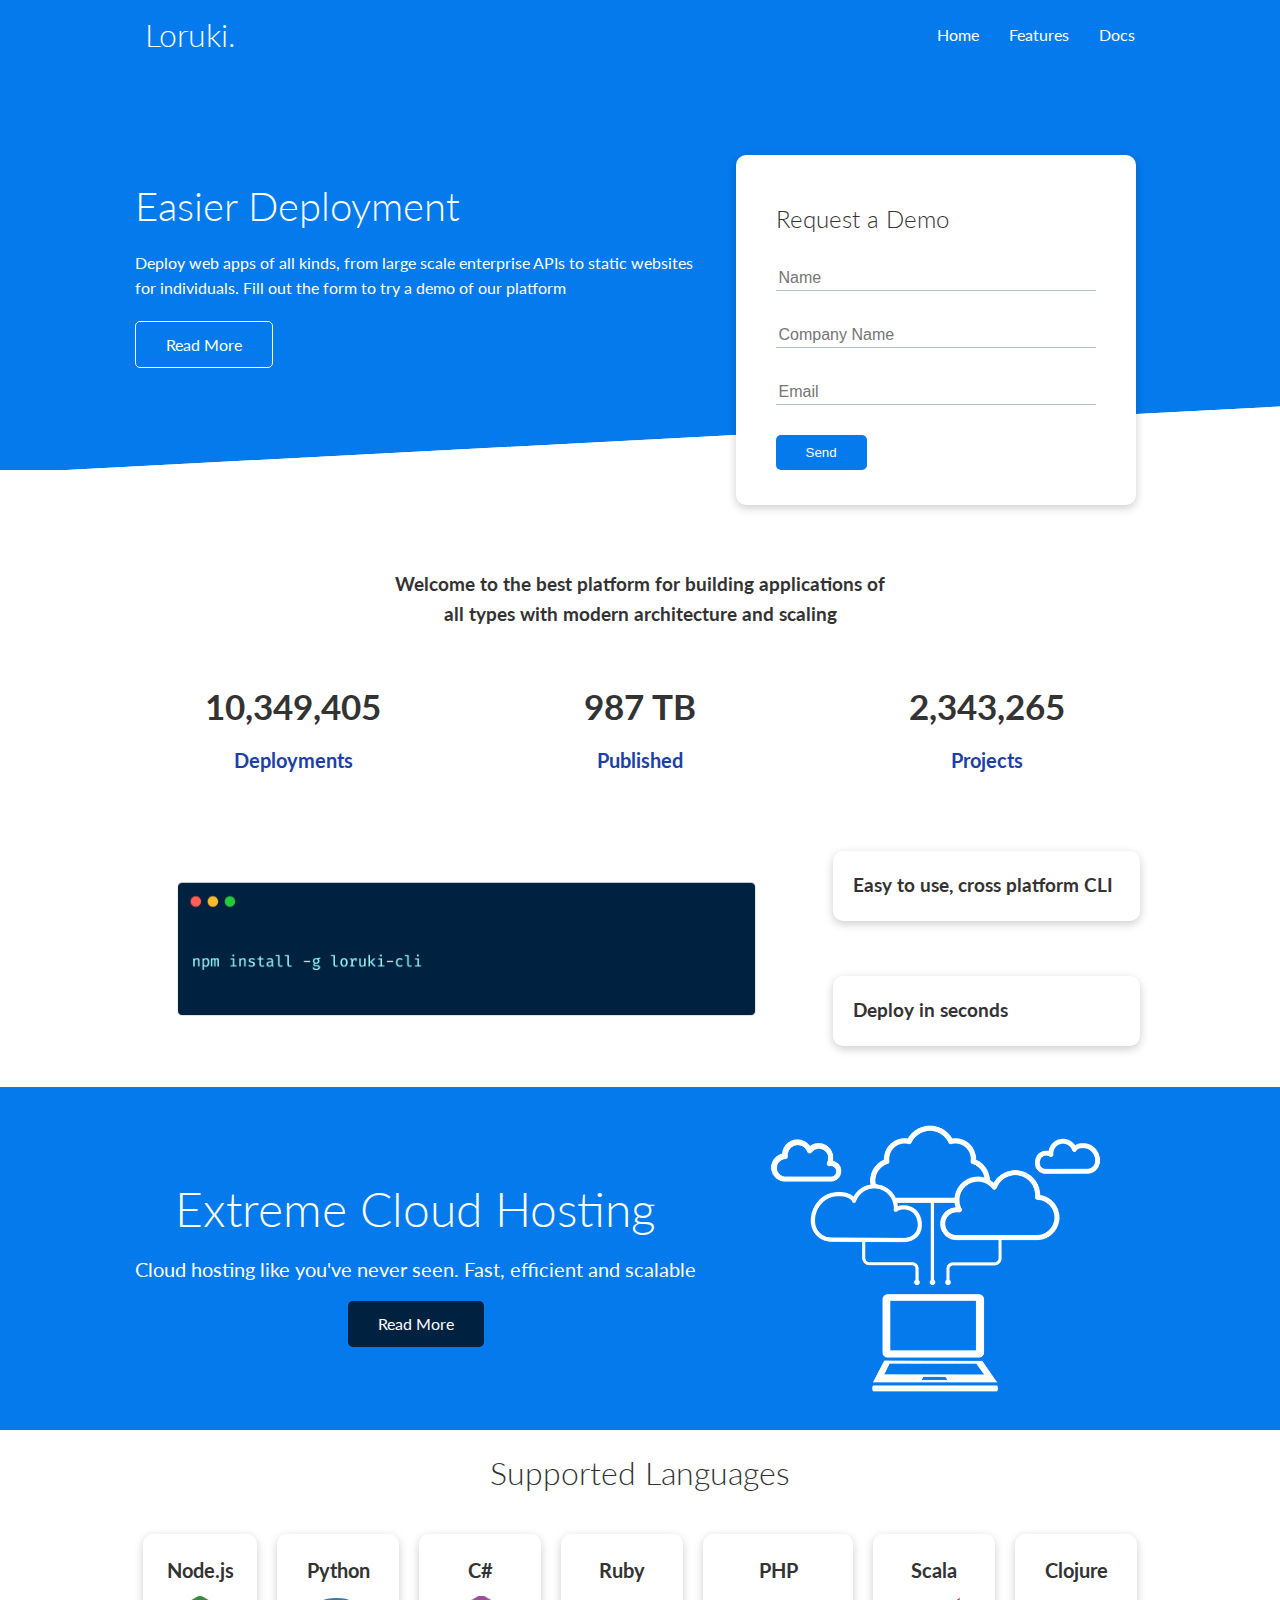
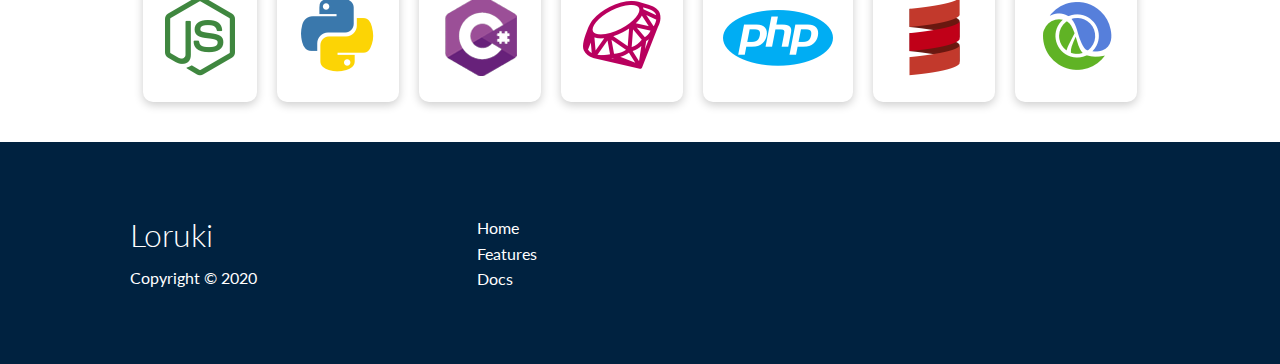
<file: index.html>
<!DOCTYPE html>
<html lang="en">
  <head>
    <meta charset="UTF-8" />
    <meta name="viewport" content="width=device-width, initial-scale=1.0" />
    <link
      rel="stylesheet"
      href="https://cdnjs.cloudflare.com/ajax/libs/font-awesome/5.15.1/css/all.min.css"
      integrity="sha512-+4zCK9k+qNFUR5X+cKL9EIR+ZOhtIloNl9GIKS57V1MyNsYpYcUrUeQc9vNfzsWfV28IaLL3i96P9sdNyeRssA=="
      crossorigin="anonymous"
    />
    <link rel="stylesheet" href="css/utilities.css" />
    <link rel="stylesheet" href="css/style.css" />
    <title>Loruki | Cloud Hosting For Everyone</title>
  </head>

  <body>
    <!-- Navbar -->
    <div class="navbar">
      <div class="container flex">
        <h1 class="logo"><a href="index.html">Loruki.</a></h1>
        <nav>
          <ul>
            <li><a href="index.html">Home</a></li>
            <li><a href="features.html">Features</a></li>
            <li><a href="docs.html">Docs</a></li>
          </ul>
        </nav>
      </div>
    </div>

    <!-- Showcase -->
    <section class="showcase">
      <div class="container grid">
        <div class="showcase-text">
          <h1>Easier Deployment</h1>
          <p>
            Deploy web apps of all kinds, from large scale enterprise APIs to
            static websites for individuals. Fill out the form to try a demo of
            our platform
          </p>
          <a href="features.html" class="btn btn-outline">Read More</a>
        </div>

        <div class="showcase-form card">
          <h2>Request a Demo</h2>
          <form>
            <div class="form-control">
              <input type="text" name="name" placeholder="Name" required />
            </div>
            <div class="form-control">
              <input
                type="text"
                name="company"
                placeholder="Company Name"
                required
              />
            </div>
            <div class="form-control">
              <input type="email" name="email" placeholder="Email" required />
            </div>
            <input type="submit" value="Send" class="btn btn-primary" />
          </form>
        </div>
      </div>
    </section>

    <!-- Stats -->
    <section class="stats">
      <div class="container">
        <h3 class="stats-heading text-center my-1">
          Welcome to the best platform for building applications of all types
          with modern architecture and scaling
        </h3>

        <div class="grid grid-3 text-center my-4">
          <div>
            <i class="fas fa-server fa-3x"></i>
            <h3>10,349,405</h3>
            <p class="text-secondary">Deployments</p>
          </div>
          <div>
            <i class="fas fa-upload fa-3x"></i>
            <h3>987 TB</h3>
            <p class="text-secondary">Published</p>
          </div>
          <div>
            <i class="fas fa-project-diagram fa-3x"></i>
            <h3>2,343,265</h3>
            <p class="text-secondary">Projects</p>
          </div>
        </div>
      </div>
    </section>

    <!-- Cli -->
    <section class="cli">
      <div class="container grid">
        <img src="images/cli.png" alt="" />
        <div class="card">
          <h3>Easy to use, cross platform CLI</h3>
        </div>
        <div class="card">
          <h3>Deploy in seconds</h3>
        </div>
      </div>
    </section>

    <!-- Cloud -->
    <section class="cloud bg-primary my-2 py-2">
      <div class="container grid">
        <div class="text-center">
          <h2 class="lg">Extreme Cloud Hosting</h2>
          <p class="lead my-1">
            Cloud hosting like you've never seen. Fast, efficient and scalable
          </p>
          <a href="features.html" class="btn btn-dark">Read More</a>
        </div>
        <img src="images/cloud.png" alt="" />
      </div>
    </section>

    <!-- Languages -->
    <section class="languages">
      <h2 class="md text-center my-2">Supported Languages</h2>
      <div class="container flex">
        <div class="card">
          <h4>Node.js</h4>
          <img src="images/logos/node.png" alt="" />
        </div>
        <div class="card">
          <h4>Python</h4>
          <img src="images/logos/python.png" alt="" />
        </div>
        <div class="card">
          <h4>C#</h4>
          <img src="images/logos/csharp.png" alt="" />
        </div>
        <div class="card">
          <h4>Ruby</h4>
          <img src="images/logos/ruby.png" alt="" />
        </div>
        <div class="card">
          <h4>PHP</h4>
          <img src="images/logos/php.png" alt="" />
        </div>
        <div class="card">
          <h4>Scala</h4>
          <img src="images/logos/scala.png" alt="" />
        </div>
        <div class="card">
          <h4>Clojure</h4>
          <img src="images/logos/clojure.png" alt="" />
        </div>
      </div>
    </section>

    <!-- Footer -->
    <footer class="footer bg-dark py-5">
      <div class="container grid grid-3">
        <div>
          <h1>Loruki</h1>
          <p>Copyright &copy; 2020</p>
        </div>
        <nav>
          <ul>
            <li><a href="index.html">Home</a></li>
            <li><a href="features.html">Features</a></li>
            <li><a href="docs.html">Docs</a></li>
          </ul>
        </nav>
        <div class="social">
          <a href="#"><i class="fab fa-github fa-2x"></i></a>
          <a href="#"><i class="fab fa-facebook fa-2x"></i></a>
          <a href="#"><i class="fab fa-instagram fa-2x"></i></a>
          <a href="#"><i class="fab fa-twitter fa-2x"></i></a>
        </div>
      </div>
    </footer>
  </body>
</html>
</file>
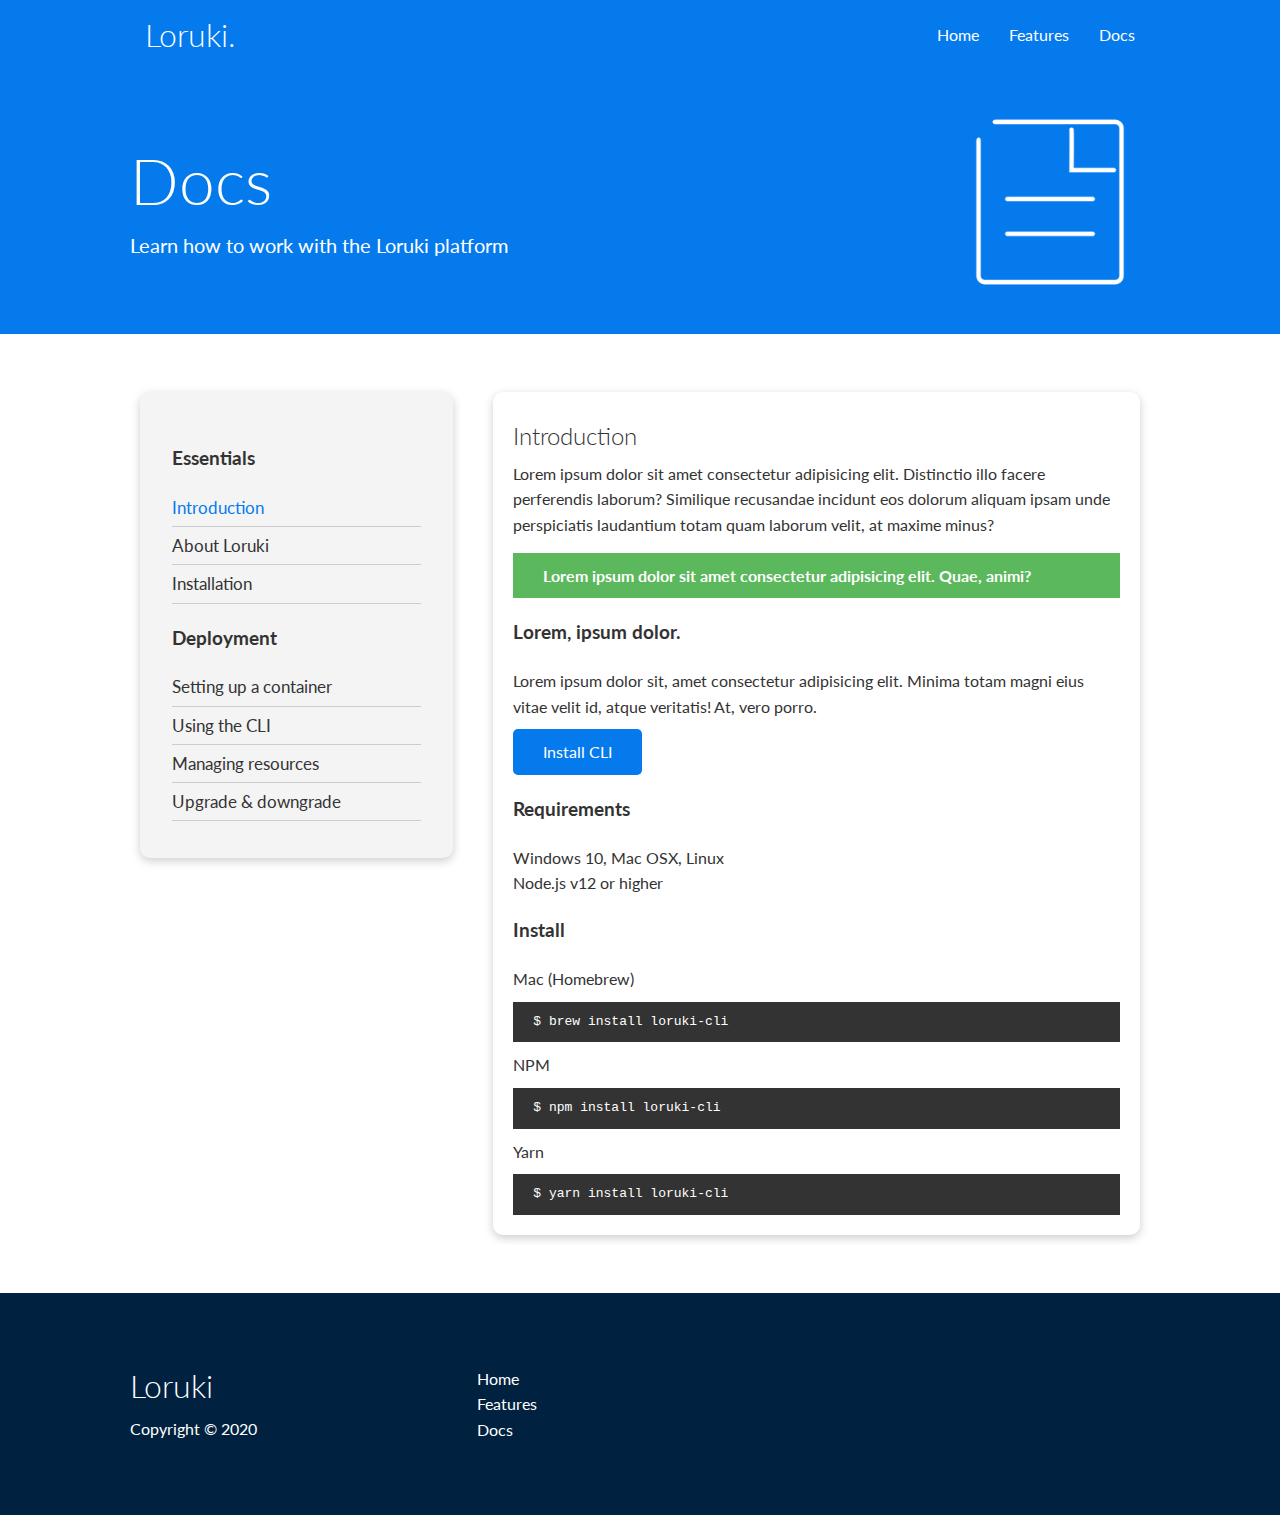
<file: docs.html>
<!DOCTYPE html>
<html lang="en">

<head>
  <meta charset="UTF-8" />
  <meta name="viewport" content="width=device-width, initial-scale=1.0" />
  <link rel="stylesheet" href="https://cdnjs.cloudflare.com/ajax/libs/font-awesome/5.15.1/css/all.min.css"
    integrity="sha512-+4zCK9k+qNFUR5X+cKL9EIR+ZOhtIloNl9GIKS57V1MyNsYpYcUrUeQc9vNfzsWfV28IaLL3i96P9sdNyeRssA=="
    crossorigin="anonymous" />
  <link rel="stylesheet" href="css/utilities.css" />
  <link rel="stylesheet" href="css/style.css" />
  <title>Loruki | Cloud Hosting For Everyone</title>
</head>

<body>
  <!-- Navbar -->
  <div class="navbar">
    <div class="container flex">
      <h1 class="logo"><a href="index.html">Loruki.</a></h1>
      <nav>
        <ul>
          <li><a href="index.html">Home</a></li>
          <li><a href="features.html">Features</a></li>
          <li><a href="docs.html">Docs</a></li>
        </ul>
      </nav>
    </div>
  </div>

  <!-- Head -->
  <section class="docs-head bg-primary py-3">
    <div class="container grid">
      <div>
        <h1 class="xl">Docs</h1>
        <p class="lead">Learn how to work with the Loruki platform</p>
      </div>
      <img src="images/docs.png" alt="" />
    </div>
  </section>

  <!-- Docs main -->
  <section class="docs-main my-4">
    <div class="container grid">
      <div class="card bg-light p-3">
        <h3 class="my-2">Essentials</h3>
        <nav>
          <ul>
            <li><a class="text-primary" href="#">Introduction</a></li>
            <li><a href="#">About Loruki</a></li>
            <li><a href="#">Installation</a></li>
          </ul>
        </nav>

        <h3 class="my-2">Deployment</h3>
        <nav>
          <ul>
            <li><a href="#">Setting up a container</a></li>
            <li><a href="#">Using the CLI</a></li>
            <li><a href="#">Managing resources</a></li>
            <li><a href="#">Upgrade & downgrade</a></li>
          </ul>
        </nav>
      </div>
      <div class="card">
        <h2>Introduction</h2>
        <p>
          Lorem ipsum dolor sit amet consectetur adipisicing elit. Distinctio
          illo facere perferendis laborum? Similique recusandae incidunt eos
          dolorum aliquam ipsam unde perspiciatis laudantium totam quam
          laborum velit, at maxime minus?
        </p>

        <div class="alert alert-success">
          <i class="fas fa-info"></i> Lorem ipsum dolor sit amet consectetur
          adipisicing elit. Quae, animi?
        </div>

        <h3>Lorem, ipsum dolor.</h3>
        <p>
          Lorem ipsum dolor sit, amet consectetur adipisicing elit. Minima
          totam magni eius vitae velit id, atque veritatis! At, vero porro.
        </p>
        <a href="#" class="btn btn-primary">Install CLI</a>

        <h3>Requirements</h3>
        <ul>
          <li>Windows 10, Mac OSX, Linux</li>
          <li>Node.js v12 or higher</li>
        </ul>

        <h3>Install</h3>
        <p>Mac (Homebrew)</p>
        <pre><code>$ brew install loruki-cli</code></pre>
        <p>NPM</p>
        <pre><code>$ npm install loruki-cli</code></pre>
        <p>Yarn</p>
        <pre><code>$ yarn install loruki-cli</code></pre>
      </div>
    </div>
  </section>

  <!-- Footer -->
  <footer class="footer bg-dark py-5">
    <div class="container grid grid-3">
      <div>
        <h1>Loruki
        </h1>
        <p>Copyright &copy; 2020</p>
      </div>
      <nav>
        <ul>
          <li><a href="index.html">Home</a></li>
          <li><a href="features.html">Features</a></li>
          <li><a href="docs.html">Docs</a></li>
        </ul>
      </nav>
      <div class="social">
        <a href="#"><i class="fab fa-github fa-2x"></i></a>
        <a href="#"><i class="fab fa-facebook fa-2x"></i></a>
        <a href="#"><i class="fab fa-instagram fa-2x"></i></a>
        <a href="#"><i class="fab fa-twitter fa-2x"></i></a>
      </div>
    </div>
  </footer>

</body>

</html>
</file>
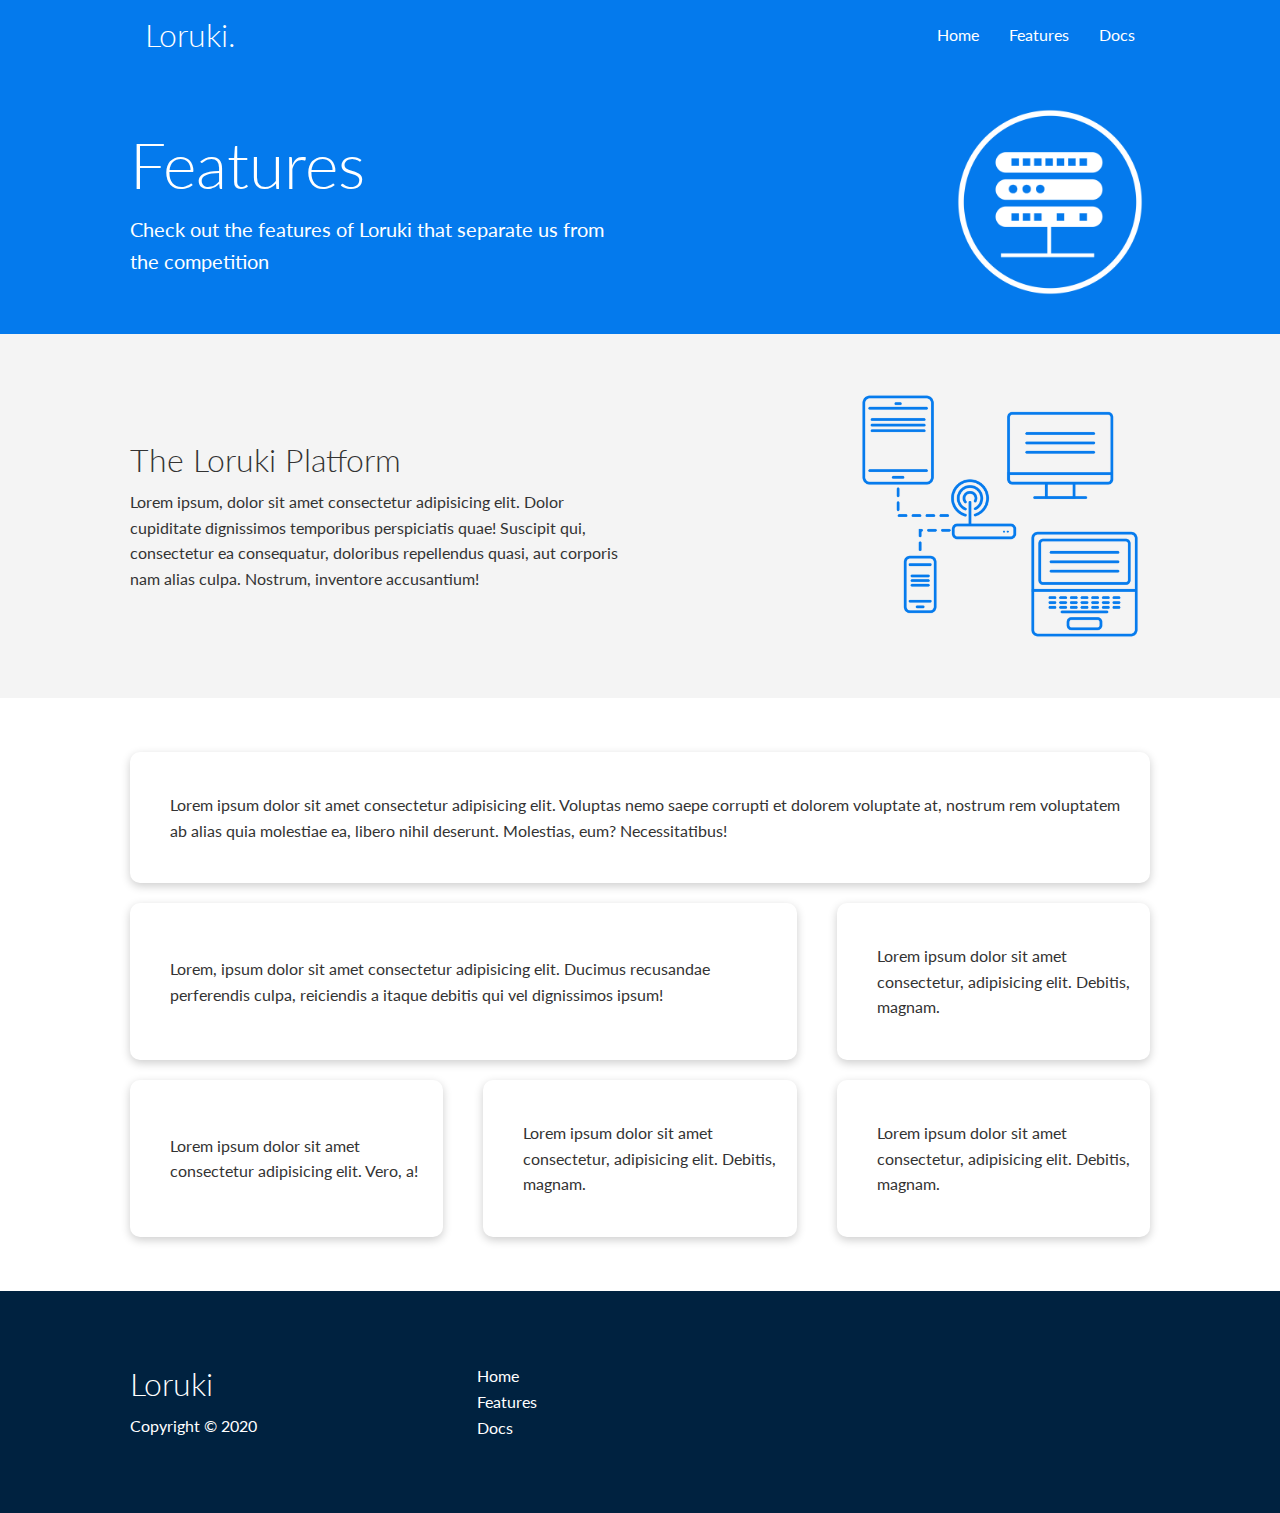
<file: features.html>
<!DOCTYPE html>
<html lang="en">
  <head>
    <meta charset="UTF-8" />
    <meta name="viewport" content="width=device-width, initial-scale=1.0" />
    <link
      rel="stylesheet"
      href="https://cdnjs.cloudflare.com/ajax/libs/font-awesome/5.15.1/css/all.min.css"
      integrity="sha512-+4zCK9k+qNFUR5X+cKL9EIR+ZOhtIloNl9GIKS57V1MyNsYpYcUrUeQc9vNfzsWfV28IaLL3i96P9sdNyeRssA=="
      crossorigin="anonymous"
    />
    <link rel="stylesheet" href="css/utilities.css" />
    <link rel="stylesheet" href="css/style.css" />
    <title>Loruki | Cloud Hosting For Everyone</title>
  </head>

  <body>
    <!-- Navbar -->
    <div class="navbar">
      <div class="container flex">
        <h1 class="logo"><a href="index.html">Loruki.</a></h1>
        <nav>
          <ul>
            <li><a href="index.html">Home</a></li>
            <li><a href="features.html">Features</a></li>
            <li><a href="docs.html">Docs</a></li>
          </ul>
        </nav>
      </div>
    </div>

    <!-- Head -->
    <section class="features-head bg-primary py-3">
      <div class="container grid">
        <div>
          <h1 class="xl">Features</h1>
          <p class="lead">
            Check out the features of Loruki that separate us from the
            competition
          </p>
        </div>
        <img src="images/server.png" alt="" />
      </div>
    </section>
  </body>

  <section class="features-sub-head bg-light py-3">
    <div class="container grid">
      <div>
        <h1 class="md">The Loruki Platform</h1>
        <p>
          Lorem ipsum, dolor sit amet consectetur adipisicing elit. Dolor
          cupiditate dignissimos temporibus perspiciatis quae! Suscipit qui,
          consectetur ea consequatur, doloribus repellendus quasi, aut corporis
          nam alias culpa. Nostrum, inventore accusantium!
        </p>
      </div>
      <img src="images/server2.png" alt="" />
    </div>
  </section>

  <section class="features-main my-2">
    <div class="container grid grid-3">
      <div class="card flex">
        <i class="fas fa-server fa-3x"></i>
        <p>
          Lorem ipsum dolor sit amet consectetur adipisicing elit. Voluptas nemo
          saepe corrupti et dolorem voluptate at, nostrum rem voluptatem ab
          alias quia molestiae ea, libero nihil deserunt. Molestias, eum?
          Necessitatibus!
        </p>
      </div>
      <div class="card flex">
        <i class="fas fa-network-wired fa-3x"></i>
        <p>
          Lorem, ipsum dolor sit amet consectetur adipisicing elit. Ducimus
          recusandae perferendis culpa, reiciendis a itaque debitis qui vel
          dignissimos ipsum!
        </p>
      </div>
      <div class="card flex">
        <i class="fas fa-laptop-code fa-3x"></i>
        <p>
          Lorem ipsum dolor sit amet consectetur, adipisicing elit. Debitis,
          magnam.
        </p>
      </div>
      <div class="card flex">
        <i class="fas fa-database fa-3x"></i>
        <p>Lorem ipsum dolor sit amet consectetur adipisicing elit. Vero, a!</p>
      </div>
      <div class="card flex">
        <i class="fas fa-power-off fa-3x"></i>
        <p>
          Lorem ipsum dolor sit amet consectetur, adipisicing elit. Debitis,
          magnam.
        </p>
      </div>
      <div class="card flex">
        <i class="fas fa-upload fa-3x"></i>
        <p>
          Lorem ipsum dolor sit amet consectetur, adipisicing elit. Debitis,
          magnam.
        </p>
      </div>
    </div>
  </section>

  <!-- Footer -->
  <footer class="footer bg-dark py-5">
    <div class="container grid grid-3">
      <div>
        <h1>Loruki</h1>
        <p>Copyright &copy; 2020</p>
      </div>
      <nav>
        <ul>
          <li><a href="index.html">Home</a></li>
          <li><a href="features.html">Features</a></li>
          <li><a href="docs.html">Docs</a></li>
        </ul>
      </nav>
      <div class="social">
        <a href="#"><i class="fab fa-github fa-2x"></i></a>
        <a href="#"><i class="fab fa-facebook fa-2x"></i></a>
        <a href="#"><i class="fab fa-instagram fa-2x"></i></a>
        <a href="#"><i class="fab fa-twitter fa-2x"></i></a>
      </div>
    </div>
  </footer>
</html>
</file>
<file: css/utilities.css>
.container {
  max-width: 1100px;
  margin: 0 auto;
  overflow: auto;
  padding: 0 40px;
}

.card {
  background-color: #fff;
  color: #333;
  border-radius: 10px;
  box-shadow: 0 3px 10px rgba(0, 0, 0, 0.2);
  padding: 20px;
  margin: 10px;
}

.btn {
  display: inline-block;
  padding: 10px 30px;
  cursor: pointer;
  background: var(--primary-color);
  color: #fff;
  border: none;
  border-radius: 5px;
}

.btn-outline {
  background-color: transparent;
  border: 1px #fff solid;
}

.btn:hover {
  transform: scale(0.98);
}

/* Backgrounds & colored buttons */
.bg-primary,
.btn-primary {
  background-color: var(--primary-color);
  color: #fff;
}

.bg-secondary,
.btn-secondary {
  background-color: var(--secondary-color);
  color: #fff;
}

.bg-dark,
.btn-dark {
  background-color: var(--dark-color);
  color: #fff;
}

.bg-light,
.btn-light {
  background-color: var(--light-color);
  color: #333;
}

.bg-primary a,
.btn-primary a,
.bg-secondary a,
.btn-secondary a,
.bg-dark a,
.btn-dark a {
  color: #fff;
}

/* Text colors */
.text-primary {
  color: var(--primary-color);
}

.text-secondary {
  color: var(--secondary-color);
}

.text-dark {
  color: var(--dark-color);
}

.text-light {
  color: var(--light-color);
}

/* Text sizes */
.lead {
  font-size: 20px;
}

.sm {
  font-size: 1rem;
}

.md {
  font-size: 2rem;
}

.lg {
  font-size: 3rem;
}

.xl {
  font-size: 4rem;
}

.text-center {
  text-align: center;
}

/* Alert */
.alert {
  background-color: var(--light-color);
  padding: 10px 20px;
  font-weight: bold;
  margin: 15px 0;
}

.alert i {
  margin-right: 10px;
}

.alert-success {
  background-color: var(--success-color);
  color: #fff;
}

.alert-error {
  background-color: var(--error-color);
  color: #fff;
}

.flex {
  display: flex;
  justify-content: center;
  align-items: center;
  height: 100%;
}

.grid {
  display: grid;
  grid-template-columns: repeat(2, 1fr);
  gap: 20px;
  justify-content: center;
  align-items: center;
  height: 100%;
}

.grid-3 {
  grid-template-columns: repeat(3, 1fr);
}

/* Margin */
.my-1 {
  margin: 1rem 0;
}

.my-2 {
  margin: 1.5rem 0;
}

.my-3 {
  margin: 2rem 0;
}

.my-4 {
  margin: 3rem 0;
}

.my-5 {
  margin: 4rem 0;
}

.m-1 {
  margin: 1rem;
}

.m-2 {
  margin: 1.5rem;
}

.m-3 {
  margin: 2rem;
}

.m-4 {
  margin: 3rem;
}

.m-5 {
  margin: 4rem;
}

/* Padding */
.py-1 {
  padding: 1rem 0;
}

.py-2 {
  padding: 1.5rem 0;
}

.py-3 {
  padding: 2rem 0;
}

.py-4 {
  padding: 3rem 0;
}

.py-5 {
  padding: 4rem 0;
}

.p-1 {
  padding: 1rem;
}

.p-2 {
  padding: 1.5rem;
}

.p-3 {
  padding: 2rem;
}

.p-4 {
  padding: 3rem;
}

.p-5 {
  padding: 4rem;
}
</file>
<file: css/style.css>
/* stylelint-disable no-descending-specificity */
/* stylelint-disable declaration-block-no-duplicate-properties */
@import url("https://fonts.googleapis.com/css2?family=Lato:wght@300&display=swap");

:root {
  --primary-color: #047aed;
  --secondary-color: #1c3fa8;
  --dark-color: #002240;
  --light-color: #f4f4f4;
  --success-color: #5cb85c;
  --error-color: #d9534f;
}

* {
  box-sizing: border-box;
  padding: 0;
  margin: 0;
}

body {
  font-family: Lato, sans-serif;
  color: #333;
  line-height: 1.6;
}

ul {
  list-style-type: none;
}

a {
  text-decoration: none;
  color: #333;
}

h1,
h2 {
  font-weight: 300;
  line-height: 1.2;
  margin: 10px 0;
}

p {
  margin: 10px 0;
}

img {
  width: 100%;
}

code,
pre {
  background: #333;
  color: #fff;
  padding: 10px;
}

.hidden {
  visibility: hidden;
  height: 0;
}

/* Navbar */
.navbar {
  background-color: var(--primary-color);
  color: #fff;
  height: 70px;
}

.navbar ul {
  display: flex;
}

.navbar a {
  color: #fff;
  padding: 10px;
  margin: 0 5px;
}

.navbar ul a:hover {
  border-bottom: 2px #fff solid;
}

.navbar .flex {
  justify-content: space-between;
}

.showcase {
  height: 400px;
  background-color: var(--primary-color);
  color: #fff;
  position: relative;
}

.showcase h1 {
  font-size: 40px;
}

.showcase p {
  margin: 20px 0;
}

.showcase .grid {
  overflow: visible;
  grid-template-columns: 55% auto;
  gap: 30px;
}

.showcase-text {
  animation: slideInFromLeft 1s ease-in;
}

.showcase-form {
  position: relative;
  top: 60px;
  height: 350px;
  width: 400px;
  padding: 40px;
  z-index: 100;
  justify-self: flex-end;
  animation: slideInFromRight 1s ease-in;
}

.showcase-form .form-control {
  margin: 30px 0;
}

.showcase-form input[type="text"],
.showcase-form input[type="email"] {
  border: 0;
  border-bottom: 1px solid #b4becb;
  width: 100%;
  padding: 3px;
  font-size: 16px;
}

.showcase-form input:focus {
  outline: none;
}

.showcase::before,
.showcase::after {
  content: "";
  position: absolute;
  height: 100px;
  bottom: -70px;
  right: 0;
  left: 0;
  background: #fff;
  transform: skewY(-3deg);
  transform: skewY(-3deg);
  transform: skewY(-3deg);
  transform: skewY(-3deg);
}

/* Stats */
.stats {
  padding-top: 100px;
  animation: slideInFromBottom 1s ease-in;
}

.stats-heading {
  max-width: 500px;
  margin: auto;
}

.stats .grid h3 {
  font-size: 35px;
}

.stats .grid p {
  font-size: 20px;
  font-weight: bold;
}

/* Languages */

.languages .flex {
  flex-wrap: wrap;
}

.languages .card {
  text-align: center;
  margin: 18px 10px 40px;
  transition: transform 0.2s ease-in;
}

.languages .card h4 {
  font-size: 20px;
  margin-bottom: 10px;
}

.languages .card:hover {
  transform: translateY(-15px);
}

/* Cli */
.cli .grid {
  grid-template-columns: repeat(3, 1fr);
  grid-template-rows: repeat(2, 1fr);
}

.cli .grid > *:first-child {
  grid-column: 1 / span 2;
  grid-row: 1 / span 2;
}

/* Cloud */
.cloud .grid {
  grid-template-columns: 4fr 3fr;
}

/* Footer */

.footer .social a {
  margin: 0 10px;
}

.fa-github:hover {
  color: #000000;
}

.fa-facebook:hover {
  color: #1773ea;
}

.fa-instagram:hover {
  color: #b32e87;
}

.fa-twitter:hover {
  color: #1c9cea;
}

/* Features */
.features-head img,
.docs-head img {
  width: 200px;
  justify-self: flex-end;
}

.features-sub-head img {
  width: 300px;
  justify-self: flex-end;
}

.features-main .card > i {
  margin-right: 20px;
}

.features-main .grid {
  padding: 30px;
}

.features-main .grid > *:first-child {
  grid-column: 1 / span 3;
}

.features-main .grid > *:nth-child(2) {
  grid-column: 1 / span 2;
}

/* Docs */
.docs-main h3 {
  margin: 20px 0;
}

.docs-main .grid {
  grid-template-columns: 1fr 2fr;
  align-items: flex-start;
}

.docs-main nav li {
  font-size: 17px;
  padding-bottom: 5px;
  margin-bottom: 5px;
  border-bottom: 1px #ccc solid;
}

.docs-main a:hover {
  font-weight: bold;
}

/* Animations */
@keyframes slideInFromLeft {
  0% {
    transform: translateX(-100%);
  }

  100% {
    transform: translateX(0);
  }
}

@keyframes slideInFromRight {
  0% {
    transform: translateX(100%);
  }

  100% {
    transform: translateX(0);
  }
}

@keyframes slideInFromTop {
  0% {
    transform: translateY(-100%);
  }

  100% {
    transform: translateX(0);
  }
}

@keyframes slideInFromBottom {
  0% {
    transform: translateY(100%);
  }

  100% {
    transform: translateX(0);
  }
}

@media (width <= 1000px) {
  .showcase-form {
    width: 340px;
  }
}

/* Tablets and under */
@media (width <= 768px) {
  .grid,
  .showcase .grid,
  .stats .grid,
  .cli .grid,
  .cloud .grid,
  .features-main .grid,
  .docs-main .grid {
    grid-template-columns: 1fr;
    grid-template-rows: 1fr;
  }

  .showcase {
    height: auto;
  }

  .showcase-text {
    text-align: center;
    margin-top: 40px;
    animation: slideInFromTop 1s ease-in;
  }

  .showcase-form {
    justify-self: center;
    margin: auto;
    animation: slideInFromBottom 1s ease-in;
  }

  .cli .grid > *:first-child {
    grid-column: 1;
    grid-row: 1;
  }

  .features-head,
  .features-sub-head,
  .docs-head {
    text-align: center;
  }

  .features-head img,
  .features-sub-head img,
  .docs-head img {
    justify-self: center;
  }

  .features-main .grid > *:first-child,
  .features-main .grid > *:nth-child(2) {
    grid-column: 1;
  }
}

/* Mobile */
@media (width <= 500px) {
  .navbar {
    height: 110px;
  }

  .navbar .flex {
    flex-direction: column;
  }

  .navbar ul {
    padding: 10px;
    background-color: rgb(0 0 0 / 10%);
  }

  .showcase-form {
    width: 300px;
  }
}
</file>
